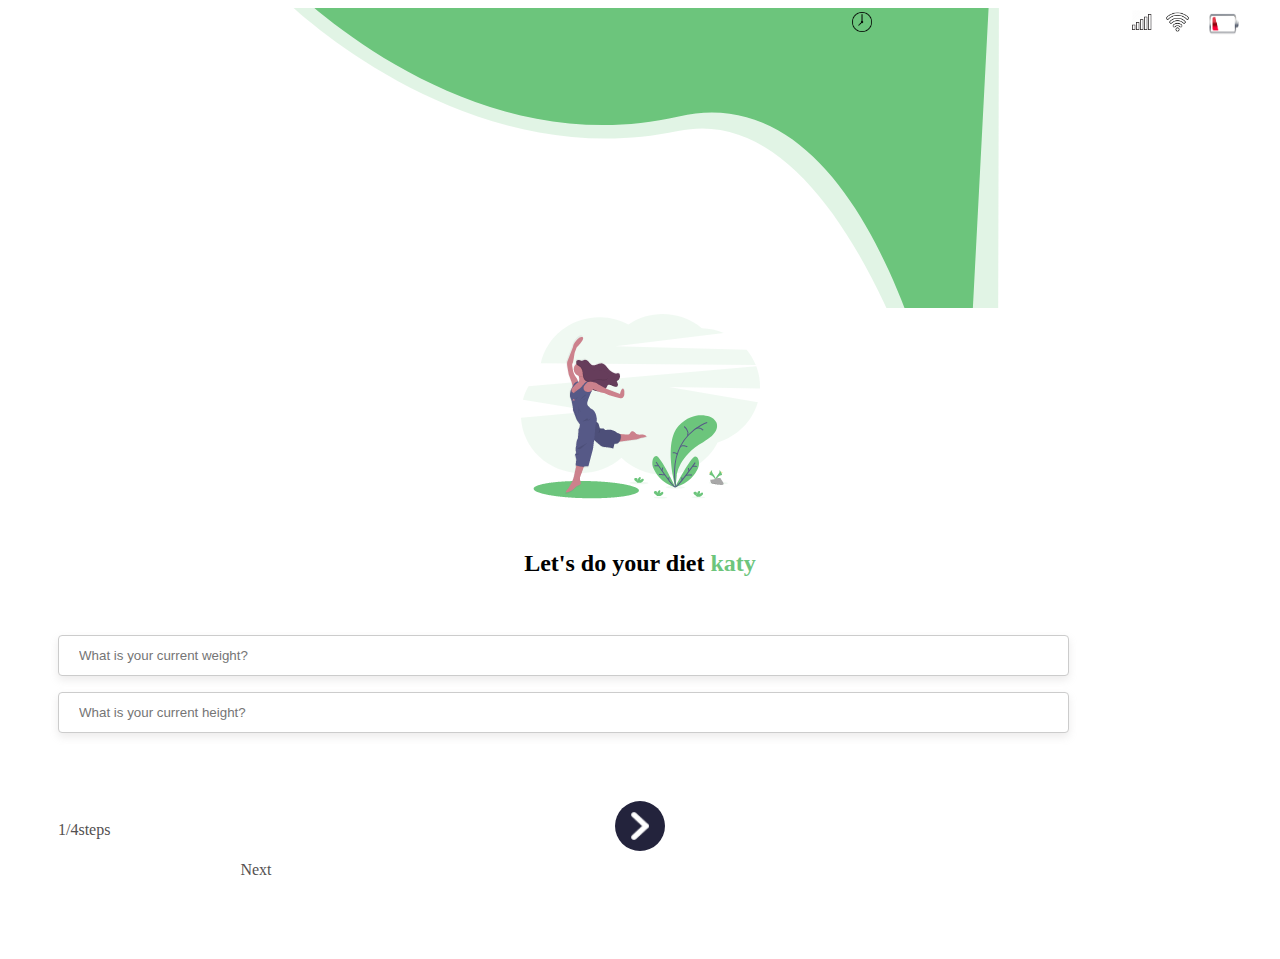
<file: index.html>
<!DOCTYPE html>
<html lang="en">

<head>
    <meta charset="UTF-8">
    <meta name="viewport" content="width=device-width, initial-scale=1.0">
    <title>Document</title>
    <link rel="stylesheet" href="style.css">
    <style>
        @media screen and (max-width:599px) {
            body {
                background-color: #E3E4EB;
                font-family: Arial;
            }
        }
    </style>
</head>

<body>
    <div>
        <img src="/pic/Group 22.png" class="img_pg1">
        <img src="/pic/time-png-6171.png" class="time_icon">
        <img src="/pic/signal-icon-png-18.jpg" class="network_icon">
        <img src="/pic/wifi-hotsport-icon-transparent-free-png.webp" class="wifi_icon">
        <img src="/pic/battery-charging-icon-on-transparent-background-free-png.webp" class="charge_icon">
    </div>

    <img src="/pic/undraw_workout_gcgu.png" class="img2_pg1">
    <h2 style="text-align: center;">Let's do your diet <span style="color:#6CC57C">katy</span></h2>

    <form>
        <input type="text" placeholder="What is your current weight?" class="form_design"><br>
        <input type="text" placeholder="What is your current height?" class="form_design">
    </form>

    <p>1/4steps</p>

    <div class="next_icon" style="background-color: #23233C;">
        <img src="/pic/Group 549.png" alt="">
    </div>
    <p class="next">Next</p>
</body>

</html>
</file>
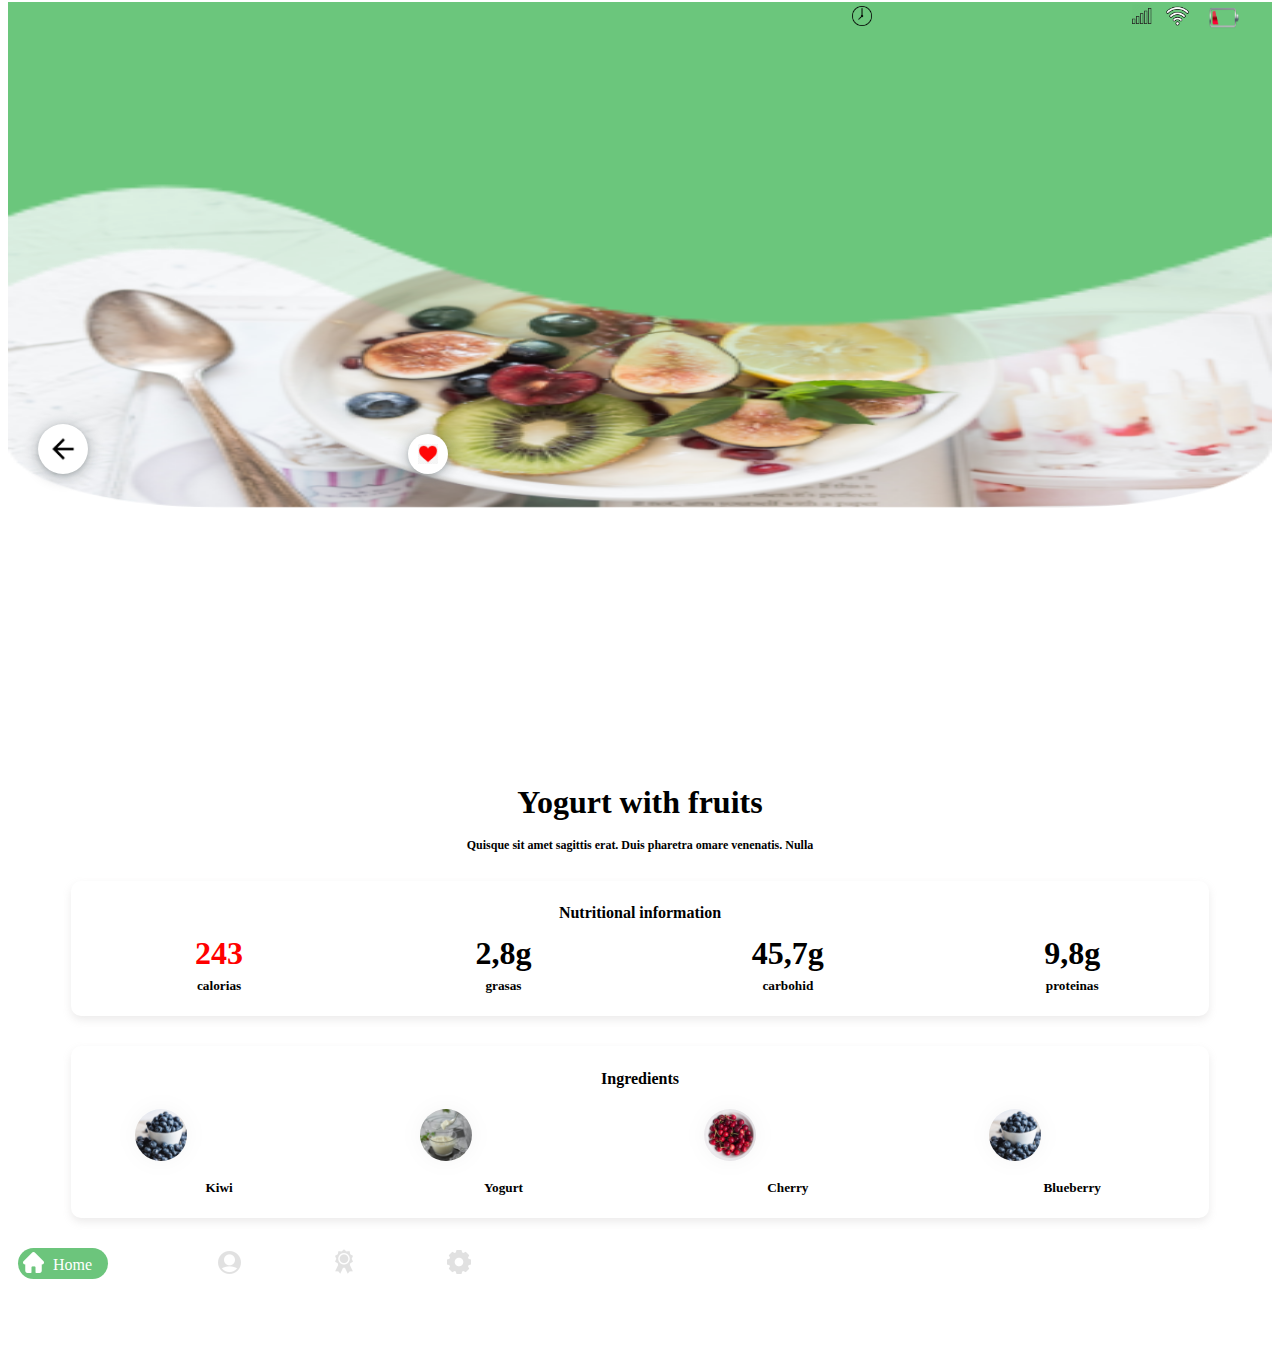
<file: page2.html>
<!DOCTYPE html>
<html lang="en">

<head>
    <meta charset="UTF-8">
    <meta name="viewport" content="width=device-width, initial-scale=1.0">
    <title>Document</title>
    <link rel="stylesheet" href="style.css">
    <style>
        @media screen and (max-width:599px) {
            body {
                background-color: #E3E4EB;
                font-family: Arial;
            }
        }
    </style>
</head>

<body>
    <img src="/pic/brooke-lark-nBtmglfY0HU-unsplash.png" class="img2_page2">
    <div class="div1_pg2">
        <img src="/pic/Mask Group 3.png" class="img_page2">
        <img src="/pic/time-png-6171.png" class="time_icon">
        <img src="/pic/signal-icon-png-18.jpg" class="network_icon">
        <img src="/pic/wifi-hotsport-icon-transparent-free-png.webp" class="wifi_icon">
        <img src="/pic/battery-charging-icon-on-transparent-background-free-png.webp" class="charge_icon">
    </div>
    <div class="prev_icon" style="background-color: white">
        <img src="/pic/output-onlinepngtools.png" alt="">
    </div>
    <div class="love_icon" style="background-color: white">
        <img src="/pic/png-transparent-red-heart-illustration-love-heart-love-heart-romance-symbol-love-symbol-love-heart-cupid-thumbnail.png"
            alt="">
    </div>
    <div class="pg2text">
        <h1 style="text-align: center;">Yogurt with fruits</h1>
        <h6 style="text-align: center;">Quisque sit amet sagittis erat. Duis pharetra omare venenatis. Nulla</h6>
    </div>

    <div class="div2_pg2" style="background-color: white">
        <h4 style="text-align: center;">Nutritional information</h4>
        <div class="row">
            <div class="column" style="text-align: center;">
                <h1 style="color: red;">243</h1>
                <h5>calorias</h5>
            </div>
            <div class="column" style="text-align: center;">
                <h1>2,8g</h1>
                <h5>grasas</h5>
            </div>
            <div class="column" style="text-align: center;">
                <h1>45,7g</h1>
                <h5>carbohid</h5>
            </div>
            <div class="column" style="text-align: center;">
                <h1>9,8g</h1>
                <h5>proteinas</h5>
            </div>
        </div>
    </div>


    <div class="div3_pg2" style="background-color: white">
        <h4 style="text-align: center;">Ingredients</h4>
        <div class="row">
            <div class="column">
                <img src="pic/joanna-kosinska-4qujjbj3srs-unsplash.png">
                <h5 style="text-align: center;">Kiwi</h5>
            </div>
            <div class="column">
                <img src="/pic/sara-cervera-4caIPcmVDII-unsplash.png">
                <h5 style="text-align: center;">Yogurt</h5>
            </div>
            <div class="column">
                <img src="/pic/nicholas-barbaros-Oqrx1ZxBYtc-unsplash.png">
                <h5 style="text-align: center;">Cherry</h5>
            </div>
            <div class="column">
                <img src="/pic/joanna-kosinska-4qujjbj3srs-unsplash.png">
                <h5 style="text-align: center;">Blueberry</h5>
            </div>
        </div>
    </div>

    <div class="buttom" style="background-color: white">
        <div class="home">
            <img src="/pic/social-media.png" alt="">
            <p style="color: white">Home</p>
        </div>
        <div class="buttom_adjust">
            <img src="/pic/interface (2).png" alt="" class="buttom_img">
            <img src="/pic/sports-and-competition.png" alt="" class="buttom_img">
            <img src="/pic/symbol.png" alt="" class="buttom_img">
        </div>
    </div>

</body>

</html>
</file>
<file: style.css>
.img_pg1 {
    width: 100%;
    height: 300px;
    object-fit: none;
    margin: auto;
}

.time_icon {
    width: 20px;
    height: 20px;
    position: absolute;
    transform: translate(-2100%, 20%);
}

.network_icon {
    width: 20px;
    height: 20px;
    position: absolute;
    transform: translate(-700%, 10%);
}

.wifi_icon {
    width: 35px;
    height: 35px;
    position: absolute;
    transform: translate(-320%, -10%);
}

.charge_icon {
    width: 30px;
    height: 30px;
    position: absolute;
    transform: translate(-210%, 10%);
}

.img2_pg1 {
    max-width: 50%;
    max-height: 50%;
    display: block;
    margin-left: auto;
    margin-right: auto;
}

h2 {
    padding-top: 30px;
    padding-bottom: 30px;
}

.form_design {
    width: 80%;
    padding: 12px 20px;
    margin: 8px 50px;
    border: 1px solid #ccc;
    border-radius: 4px;
    box-sizing: border-box;
    box-shadow: 0 4px 8px 0 rgba(160, 157, 157, 0.2);
}

p {
    margin: 80px 50px;
    color: #535050;
    float: left;
}

.next_icon {
    border-radius: 50%;
    width: 50px;
    height: 50px;
    position: relative;
    margin: 60px auto;
}

.next_icon img {
    width: 20px;
    height: 30px;
    position: absolute;
    top: 50%;
    left: 50%;
    transform: translate(-50%, -50%);
}

.next {
    margin-top: -50px;
    margin-left: 80px;
}


.img_page2 {
    width: 100%;
    height: 100%;
    /* object-fit: none; */
    margin: auto;
}

.img2_page2 {
    width: 100%;
    height: 500px;
}

.div1_pg2 {
    margin-top: -510px;
}

.prev_icon {
    border-radius: 50%;
    width: 50px;
    height: 50px;
    position: relative;
    margin: 0px 30px;
    box-shadow: rgba(14, 30, 37, 0.12) 0px 2px 4px 0px, rgba(14, 30, 37, 0.32) 0px 2px 16px 0px;
}

.prev_icon img {
    width: 30px;
    height: 30px;
    position: absolute;
    top: 50%;
    left: 50%;
    transform: translate(-50%, -50%);
}

.love_icon {
    border-radius: 50%;
    width: 40px;
    height: 40px;
    position: relative;
    margin: -40px 400px;
    box-shadow: rgba(14, 30, 37, 0.12) 0px 2px 4px 0px, rgba(14, 30, 37, 0.32) 0px 2px 16px 0px;
}

.love_icon img {
    width: 20px;
    height: 20px;
    position: absolute;
    top: 50%;
    left: 50%;
    transform: translate(-50%, -50%);
}

.pg2text {
    margin-top: 350px;
}

.pg2text h6 {
    font-size: 12px;
    margin-top: -5px;
}

.div2_pg2 {
    width: 90%;
    margin-left: auto;
    margin-right: auto;
    border-radius: 10px;
    box-sizing: border-box;
    padding-top: 2px;
    box-shadow: 0 4px 8px 0 rgba(160, 157, 157, 0.2);
}

.row {
    /* background: blue; */
    /* content: ""; */
    /* clear: both; */
    width: 100%;
    display: table;
    margin-left: auto;
    margin-right: auto;
    margin-top: -30px;
}

.column {
    float: left;
    width: 20%;
    margin-left: 3%;
    margin-right: 2%;
    flex: 20%;
    /* padding: 5px; */
}
.column h5{
    margin-top: -15px;
}
.div3_pg2 {
    width: 90%;
    margin-left: auto;
    margin-right: auto;
    border-radius: 10px;
    box-sizing: border-box;
    padding-top: 2px;
    margin-top: 30px;
    margin-bottom: -30px;
    box-shadow: 0 4px 8px 0 rgba(160, 157, 157, 0.2);
}
.buttom{
    margin-top: 50px;
    padding: 10px;
    border-radius: 7px;
}
.home{
    background: #6CC57C;
    border-radius: 20px;
    width: 90px;
}
.home img{
    padding-left: 5px;
    padding-top: 4px;
    padding-bottom: 2px;

}
.home p{
    margin-top: -23px;
    margin-left: 35px;
}
/* .buttom_img{
    margin-left: 40px;
    margin-right: 40px;
    background: #000;
} */
.buttom_adjust{
    width: 70%;
    margin-left: 120px;
    margin-top: -30px;
}
.buttom_img{
    margin-left: 80px;
    margin-right: 10px;
}
</file>
